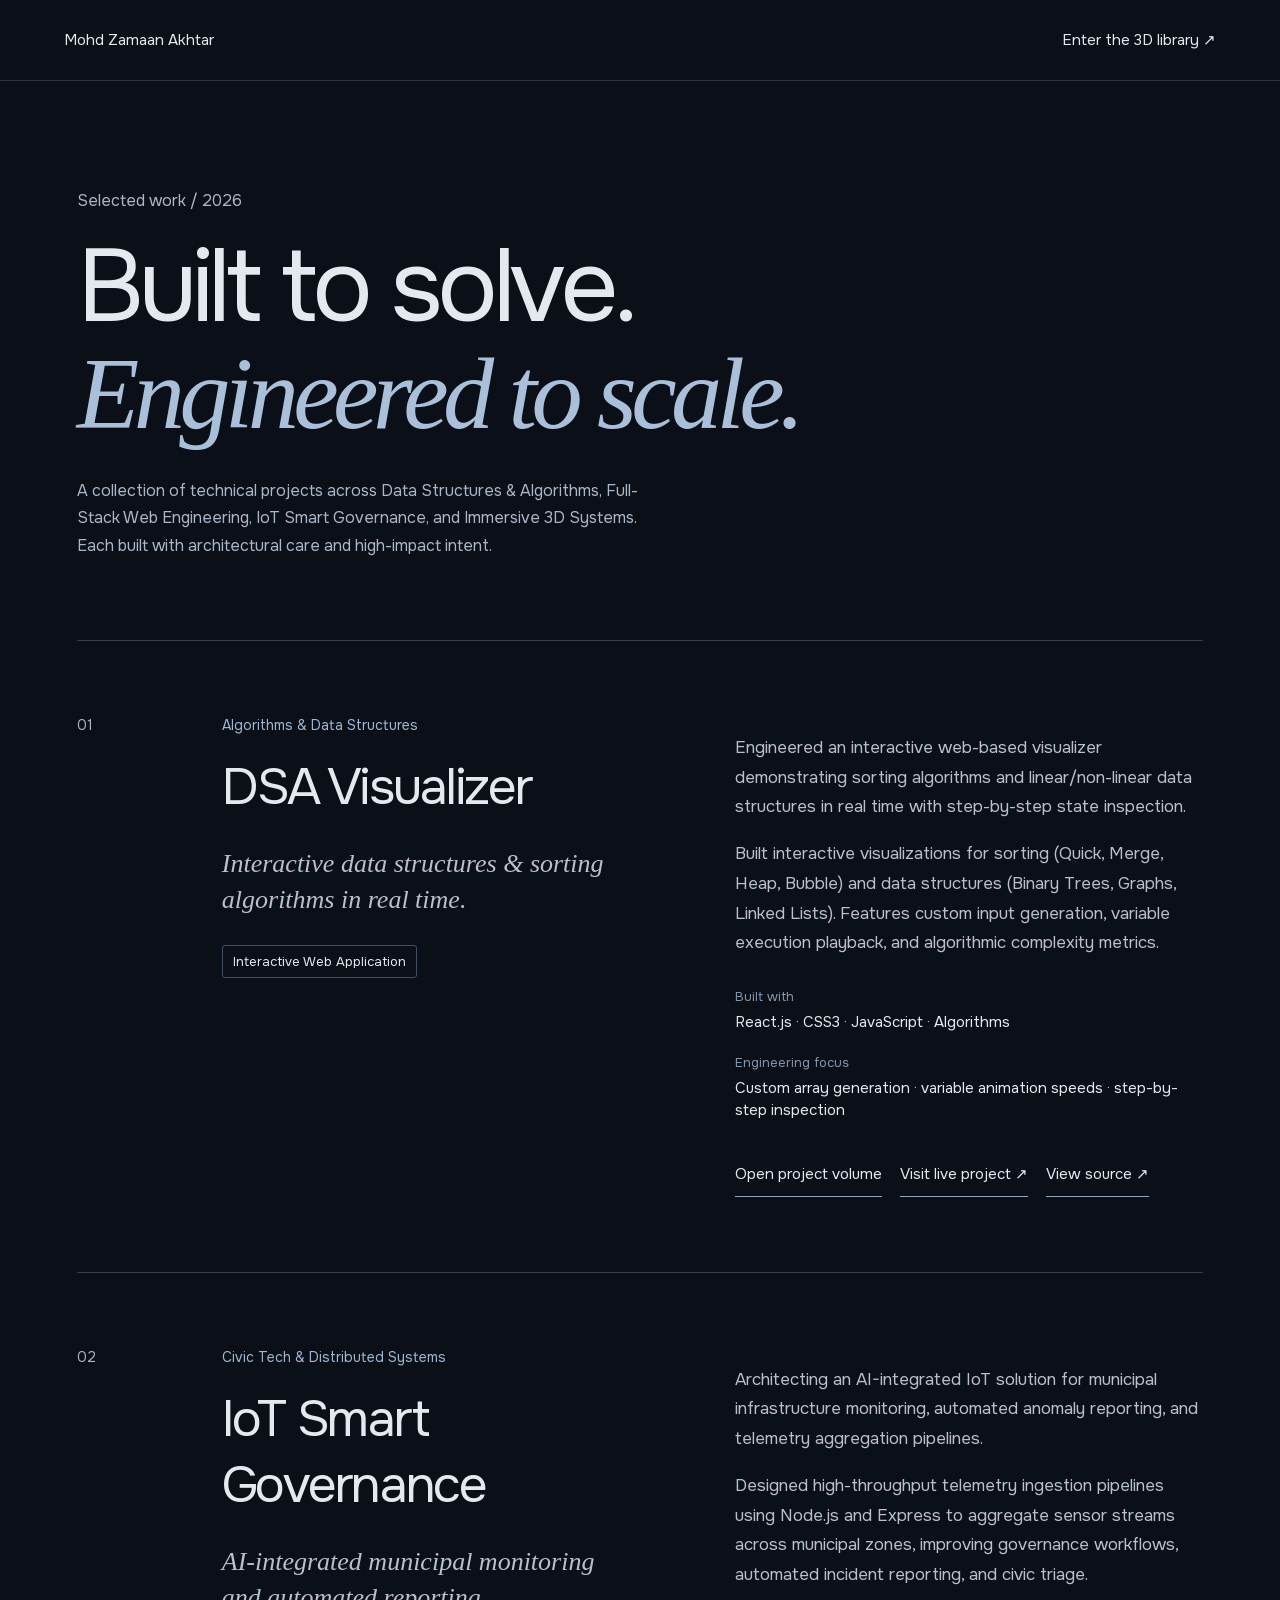
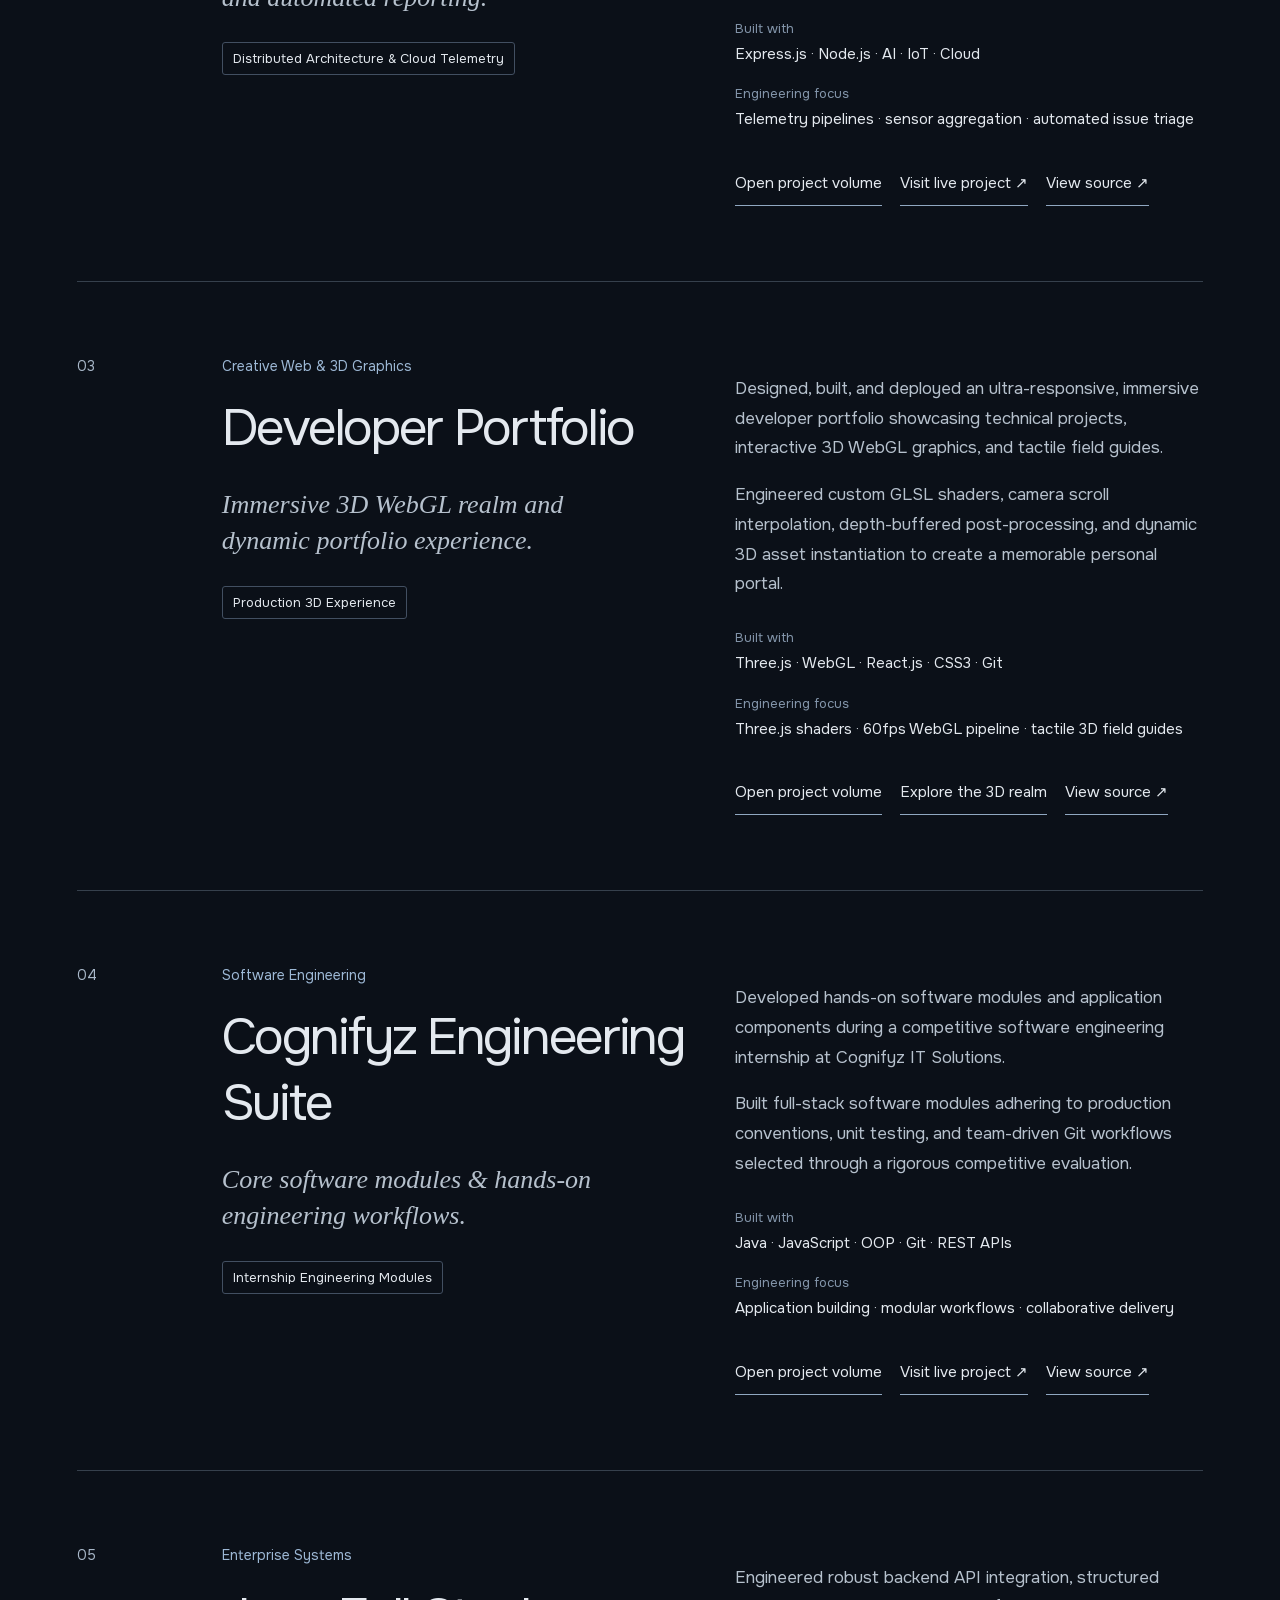
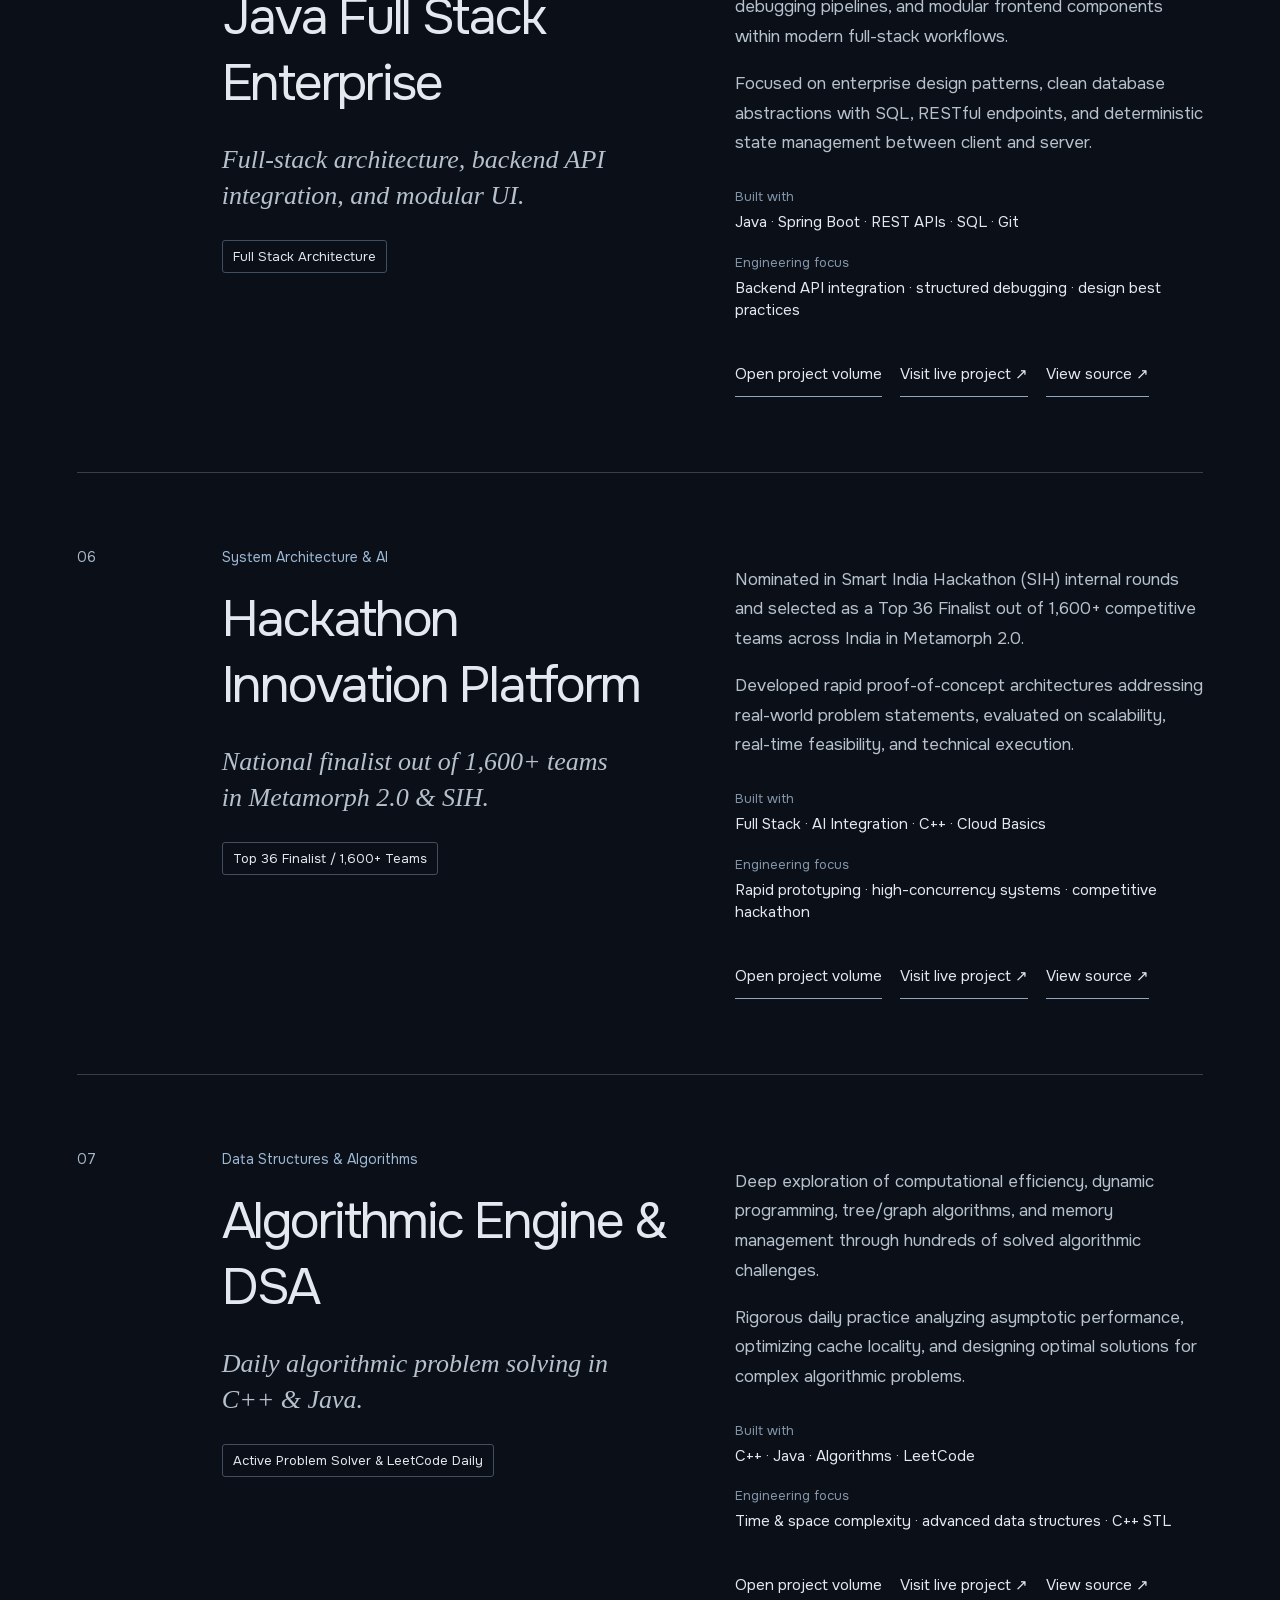
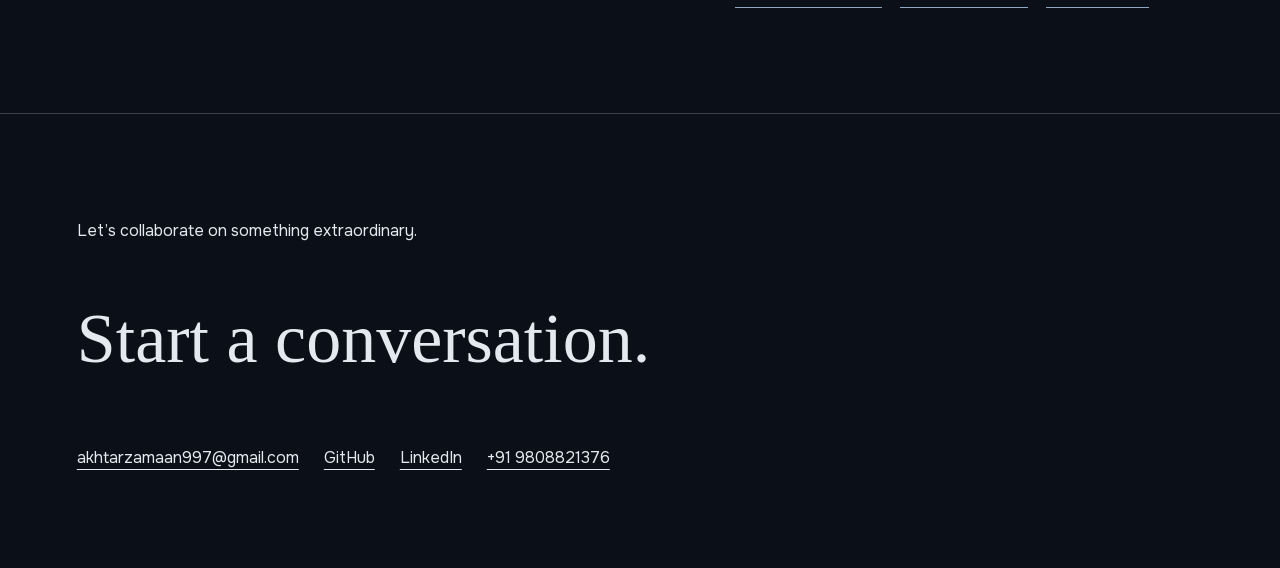
<file: projects.html>
<!doctype html><html lang="en"><head><meta charset="utf-8">
<meta name="viewport" content="width=device-width,initial-scale=1">
<title>Selected Work — Mohd Zamaan Akhtar</title>
<meta name="description" content="Technical systems and projects by Mohd Zamaan Akhtar: Data Structures, Algorithms, IoT Smart Governance, Full-Stack Web, Java Enterprise, and Interactive 3D Graphics.">
<link rel="stylesheet" href="secret-pathways-assets/fonts.css"><link rel="stylesheet" href="identity.css"><link rel="icon" href="favicon.svg"><style>
*{box-sizing:border-box}body{margin:0;background:#0b1018;color:#e4e9ef;font-family:Onest,Arial,sans-serif}a{color:inherit;text-decoration:none}.index-nav-top{display:flex;justify-content:space-between;align-items:center;padding:30px 5vw;border-bottom:1px solid #293039}.index-nav-top a{font-size:15px}.index-heading{padding:90px 6vw 65px;max-width:1200px}.index-heading p{color:#a9b8c9;max-width:600px;line-height:1.7}.index-heading h1{font-weight:400;font-size:clamp(55px,8vw,112px);letter-spacing:-.055em;line-height:1.04;margin:20px 0 30px}.index-heading h1 em{font-family:Georgia,serif;color:#a9bfda;font-weight:400}.project-index{padding:0 6vw}.project-story{scroll-margin-top:30px;display:grid;grid-template-columns:100px 1fr 1fr;gap:45px;padding:75px 0;border-top:1px solid #36404c}.project-num{font-size:14px;color:#a9b8c9}.project-story h2{font-size:clamp(30px,4vw,55px);font-weight:400;letter-spacing:-.045em;margin:0 0 18px}.project-story .discipline{font-size:14px;color:#9db8d5;margin-bottom:20px}.project-story .note{font:italic 26px/1.4 Georgia,serif;max-width:400px}.project-story p{font-size:17px;line-height:1.75;color:#b6c1cd}.project-story .status{font-size:13px;border:1px solid #424f61;display:inline-block;padding:7px 10px;border-radius:3px}.project-story dl{display:grid;gap:20px;margin:30px 0}.project-story dt{font-size:13px;color:#8496ab;margin-bottom:6px}.project-story dd{font-size:15px;margin:0;line-height:1.5}.story-links{display:flex;flex-wrap:wrap;gap:18px;margin-top:28px}.story-links a{padding:12px 0;font-size:15px;border-bottom:1px solid #90a7c1}.index-footer{padding:90px 6vw;border-top:1px solid #36404c;margin-top:30px}.index-footer h2{font:400 clamp(38px,6vw,70px) Georgia,serif}.index-footer a{display:inline-block;margin:10px 25px 10px 0;text-decoration:underline;text-underline-offset:6px}.loading-note{padding:30px 6vw}.index-heading .library-enter{margin-top:30px}
@media(max-width:760px){.index-heading{padding:60px 6vw}.project-story{grid-template-columns:1fr;gap:15px;padding:45px 0}.project-num{display:none}.project-story h2{font-size:40px}.project-story .note{font-size:23px}.project-story p{font-size:16px}.index-footer>a:first-of-type{overflow-wrap:anywhere}}
</style></head><body><a class="skip-content" href="#project-list">Skip to projects</a><nav class="index-nav-top"><a href="index.html">Mohd Zamaan Akhtar</a><a href="work.html">Enter the 3D library ↗</a></nav><main><header class="index-heading"><p>Selected work / 2026</p><h1>Built to solve.<br><em>Engineered to scale.</em></h1><p>A collection of technical projects across Data Structures &amp; Algorithms, Full-Stack Web Engineering, IoT Smart Governance, and Immersive 3D Systems. Each built with architectural care and high-impact intent.</p></header><div id="project-list" class="project-index"><p class="loading-note" role="status">Loading the project collection…</p></div></main><footer class="index-footer"><p>Let’s collaborate on something extraordinary.</p><h2>Start a conversation.</h2><a href="mailto:akhtarzamaan997@gmail.com">akhtarzamaan997@gmail.com</a><a href="https://github.com/zamaan-ai" target="_blank" rel="noopener noreferrer">GitHub</a><a href="https://www.linkedin.com/in/mohd-zamaan-akhtar" target="_blank" rel="noopener noreferrer">LinkedIn</a><a href="tel:+919808821376">+91 9808821376</a></footer><script type="module" src="projects.js"></script></body></html>
</file>
<file: secret-pathways-assets/fonts.css>
@font-face{font-family:'Onest';font-style:normal;font-weight:300;font-display:block;src:url([data-uri]) format('woff2');}
@font-face{font-family:'Onest';font-style:normal;font-weight:400;font-display:block;src:url([data-uri]) format('woff2');}
@font-face{font-family:'Onest';font-style:normal;font-weight:500;font-display:block;src:url([data-uri]) format('woff2');}
@font-face{font-family:'Onest';font-style:normal;font-weight:700;font-display:block;src:url([data-uri]) format('woff2');}
@font-face{font-family:'NotoJP';font-style:normal;font-weight:400;font-display:block;src:url([data-uri]) format('woff2');}
@font-face{font-family:'Wordmark';font-style:normal;font-weight:500;font-display:block;src:url([data-uri]) format('woff2');}
@font-face{font-family:'Wordmark';font-style:normal;font-weight:600;font-display:block;src:url([data-uri]) format('woff2');}
</file>
<file: identity.css>
:root{--identity-ink:#e8ede7;--identity-blue:#91bced;--identity-night:#070b10;--identity-line:rgba(225,236,240,.2)}
html{scroll-behavior:smooth}a:focus-visible,button:focus-visible{outline:2px solid #9fc7fc!important;outline-offset:6px!important}body{font-size:16px}.hero-sub{max-width:510px!important;font-size:clamp(16px,1.35vw,20px)!important;line-height:1.65!important}.h-hero{font-size:clamp(48px,6.7vw,106px)!important;letter-spacing:-.055em!important}.hero-top{max-width:1050px}.library-intro{position:relative;z-index:3;display:grid;grid-template-columns:1fr 1fr;gap:24px 50px;margin:50px 0 65px;align-items:end}.library-intro h2{font-weight:400;font-size:clamp(48px,7vw,100px);line-height:1.03;letter-spacing:-.055em}.library-intro h2 em{font-family:Georgia,serif;font-weight:400;color:#b9cfdf}.library-intro p{font-size:18px;line-height:1.6;color:#b9c5c8}.library-enter{display:flex;align-items:center;justify-content:space-between;max-width:380px;padding:20px 25px;border:1px solid #d7e5eb66;border-radius:4px;background:#09121dbb;color:#f1f5f4;font-size:18px;transition:background .2s,border-color .2s}.library-enter:hover{background:#223f5d;border-color:#b8d9f7}.quiet-link{font-size:15px;text-underline-offset:5px;text-decoration:underline;color:#bbcbcf}.cards .card{display:block;text-decoration:none;color:inherit}.body,.body-lg{font-size:max(16px,1.2vw)!important}.gate-stats span{font-size:14px!important}.chapters .tx p{font-size:14px!important}.library-page .editorial-header{top:85px}.library-page .detail-panel{padding-top:70px}.back-home,.index-link{position:fixed;top:24px;z-index:40;color:inherit;text-decoration:none;font:500 14px/1.3 Arial,sans-serif;border:1px solid currentColor;border-radius:30px;padding:10px 16px;background:rgba(12,18,28,.12);backdrop-filter:blur(12px)}.back-home{left:28px}.index-link{right:28px}.project-actions{display:flex;flex-wrap:wrap;gap:14px;margin:16px 0}.project-actions a{font-size:14px;text-decoration:underline;text-underline-offset:4px;color:inherit}.library-page .detail-title{font-size:clamp(28px,3.5vw,58px);overflow-wrap:anywhere}.library-page .detail-deck{font-size:16px;line-height:1.6}.library-page .meta-list{font-size:14px}.library-page .selection__note{font-size:16px;line-height:1.5}.library-page .microcopy{font-size:12px}.portal-transition{position:fixed;inset:0;z-index:9999;background:#06090f;opacity:0;transition:opacity .45s;display:flex;align-items:center;justify-content:center}.portal-transition.entered{opacity:1}.portal-transition canvas{position:absolute;inset:0;width:100%;height:100%}.portal-caption{position:absolute;bottom:12%;text-align:center;z-index:2;color:#e3ecf3;max-width:90vw}.portal-caption small{display:block;font:13px Arial,sans-serif;letter-spacing:.15em;text-transform:uppercase;margin-bottom:14px}.portal-caption p{font:400 clamp(30px,4vw,54px) Georgia,serif}.portal-skip{position:absolute;right:28px;top:24px;z-index:3;border:1px solid #91a3b766;background:#101927;color:#e3ecf3;border-radius:30px;padding:12px 20px;font-size:14px;cursor:pointer}.library-page{animation:library-arrive .8s ease both}@keyframes library-arrive{from{opacity:0}to{opacity:1}}.skip-content{position:fixed;top:-100px;left:20px;z-index:10000;padding:12px;background:#fff;color:#000}.skip-content:focus{top:20px}
@media(max-width:700px){.library-intro{grid-template-columns:1fr;gap:20px;margin:35px 0}.library-intro h2{font-size:54px}.library-enter{max-width:100%}.hero-sub{max-width:88vw!important}.back-home{left:15px;top:15px}.index-link{right:15px;top:15px}.library-page .editorial-header{top:78px}.library-page .editorial-index{display:none}.library-page .detail-panel{padding-top:55px}.library-page .detail-deck{font-size:15px}.library-page .meta-list{font-size:13px}.library-page .selection__title{font-size:30px}.library-page .selection__note{font-size:14px}.portal-caption{bottom:15%}.h-hero{font-size:clamp(42px,10vw,68px)!important;line-height:1.1!important}}
@media(prefers-reduced-motion:reduce){html{scroll-behavior:auto}*,*::before,*::after{animation-duration:.01ms!important;transition-duration:.01ms!important}.portal-transition{display:none}}
/* Product studies are intentionally illustrated previews, not fabricated screenshots. */
.cards .project-preview .card-fr{aspect-ratio:900/650;height:auto;overflow:hidden;background:#101923}.project-preview img{display:block;width:100%;height:100%;object-fit:cover;transition:transform .7s cubic-bezier(.2,.7,.2,1)}.project-preview:hover img{transform:scale(1.035)}.preview-kind{position:absolute;right:14px;bottom:12px;font-size:10px;letter-spacing:.08em;text-transform:uppercase;color:#acbac5}.preview-copy{padding:22px 4px 10px}.preview-copy h3{font-size:26px;font-weight:450;letter-spacing:-.035em;display:flex;justify-content:space-between}.preview-copy h3 span{font-size:21px;color:#a9bed0}.preview-copy p{font-size:15px;line-height:1.6;color:#c3ccd1;margin:12px 0}.preview-copy small{font-size:11px;text-transform:uppercase;letter-spacing:.12em;color:#95a6b1}.fallback-book strong{overflow-wrap:anywhere}
.library-page{animation:none}html::after{content:'';position:fixed;inset:0;background:#06090f;z-index:10001;pointer-events:none;opacity:0;transition:opacity .75s cubic-bezier(.22,.61,.36,1)}html.is-arriving::after{opacity:1}.portal-transition{transition:opacity .45s cubic-bezier(.22,.61,.36,1);overflow:hidden}.portal-caption{bottom:18%;opacity:0;transition:opacity .35s}.portal-transition.entered .portal-caption{opacity:1}.portal-object{perspective:900px;transform:translateY(-35px)}.portal-book{width:170px;height:235px;background:linear-gradient(100deg,#111d30,#294263);border:1px solid #8faac077;border-left:8px solid #102036;border-radius:3px 7px 7px 3px;box-shadow:7px 5px 0 #aeb9bd,14px 10px 60px #4b719033;color:#d4e2ed;transform:rotateX(15deg) rotateY(-38deg) rotateZ(-9deg) scale(.8);transition:transform 1.1s cubic-bezier(.22,.61,.36,1),opacity .9s;padding:25px;font-family:Georgia,serif}.portal-book span{font:11px Arial,sans-serif;letter-spacing:.3em}.portal-book i{display:block;width:55px;height:55px;border:1px solid #b0c7df99;border-radius:50%;margin:24px auto}.portal-book b{font-size:19px;font-weight:400;line-height:1.5}.entered .portal-book{transform:rotateX(0) rotateY(18deg) rotateZ(0) scale(1.2)}.reverse .portal-book{transform:rotateX(0) rotateY(18deg) scale(1.2)}.reverse.entered .portal-book{transform:rotateX(15deg) rotateY(-38deg) rotateZ(-9deg) scale(.75)}
@media(prefers-reduced-motion:reduce){html::after{display:none}.project-preview img{transition:none}}
#pathways > .cards,#pathways > .library-intro{z-index:4}#pathways .preview-copy{background:#080f17d9;padding:22px 18px;border-radius:0 0 6px 6px}
@media(max-width:700px){.library-page .detail-panel{background:rgba(207,221,228,.97);backdrop-filter:blur(18px);border-radius:20px 20px 0 0;padding:24px 22px 28px;box-shadow:0 -12px 55px #263b4820}.library-page .detail-panel .detail-deck{display:block;-webkit-line-clamp:unset;overflow:visible}.library-page .detail-panel .detail-close{top:14px;right:16px}}
</file>
